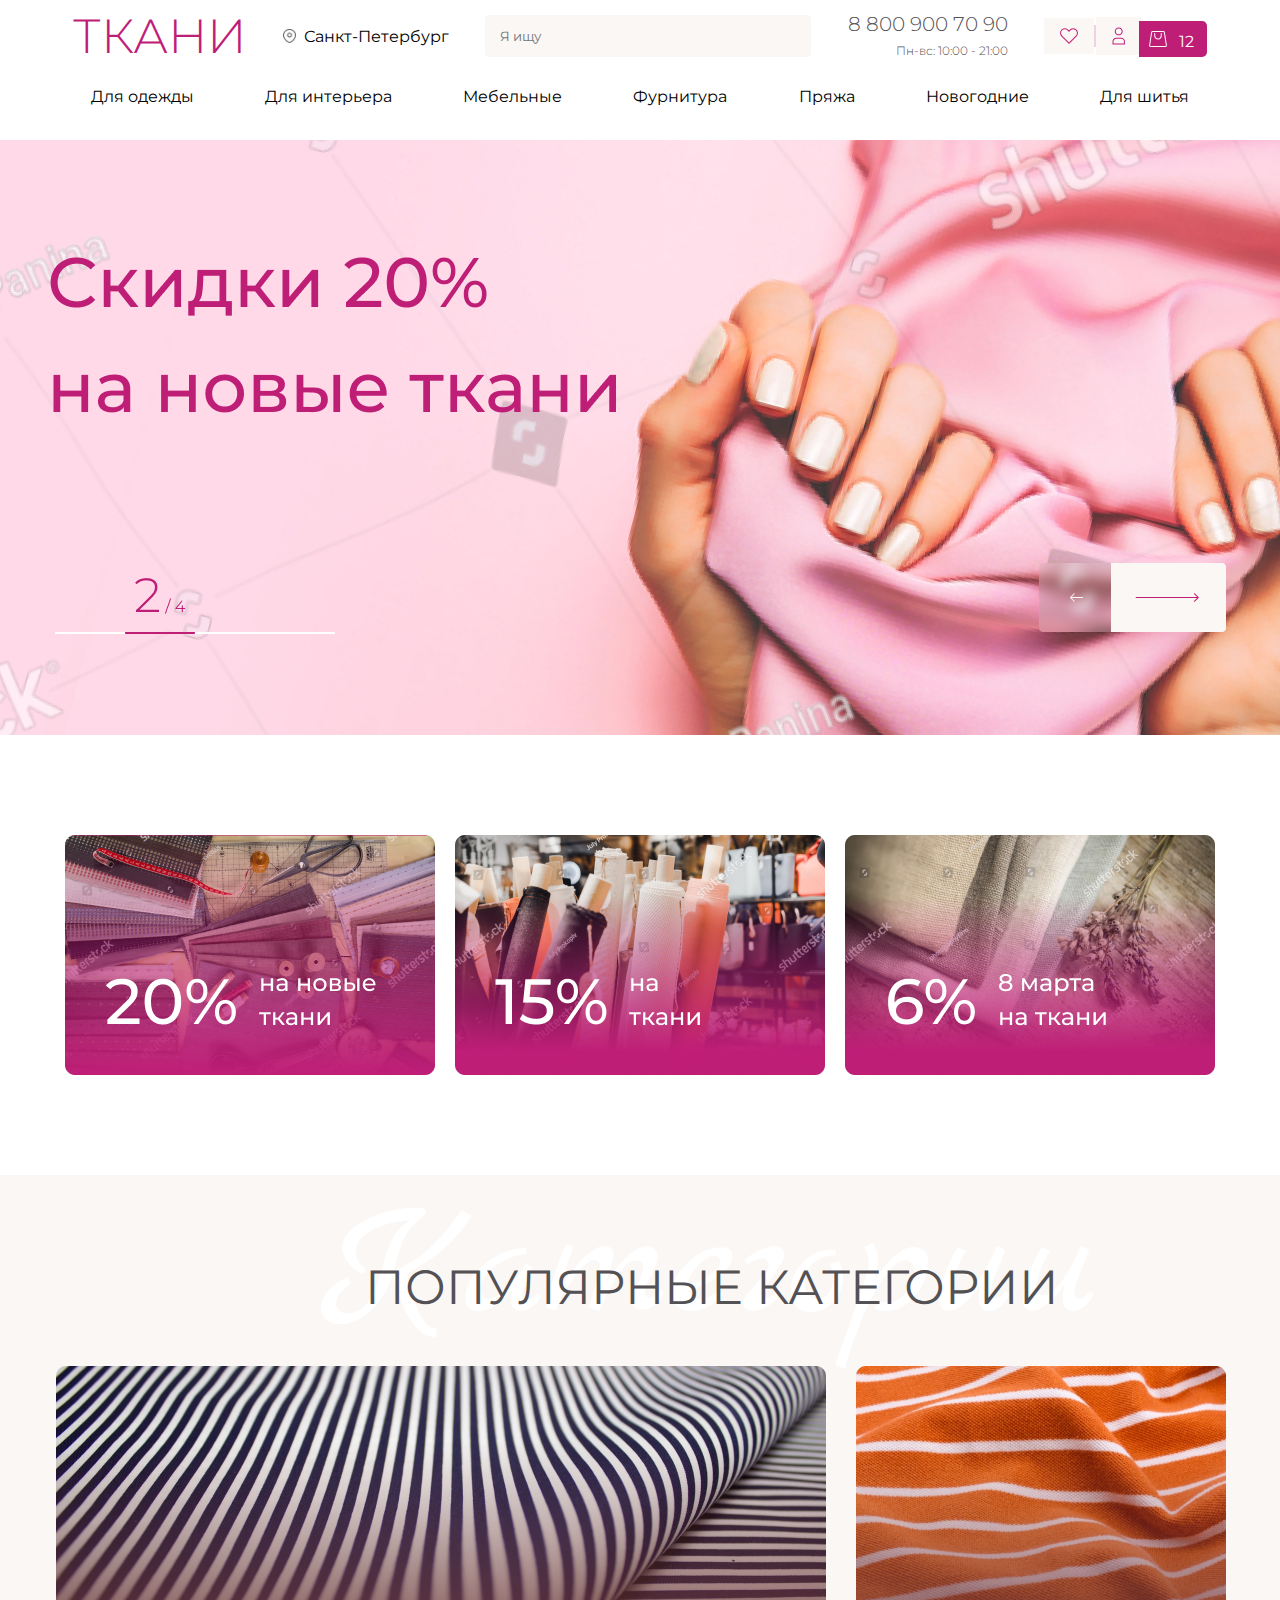
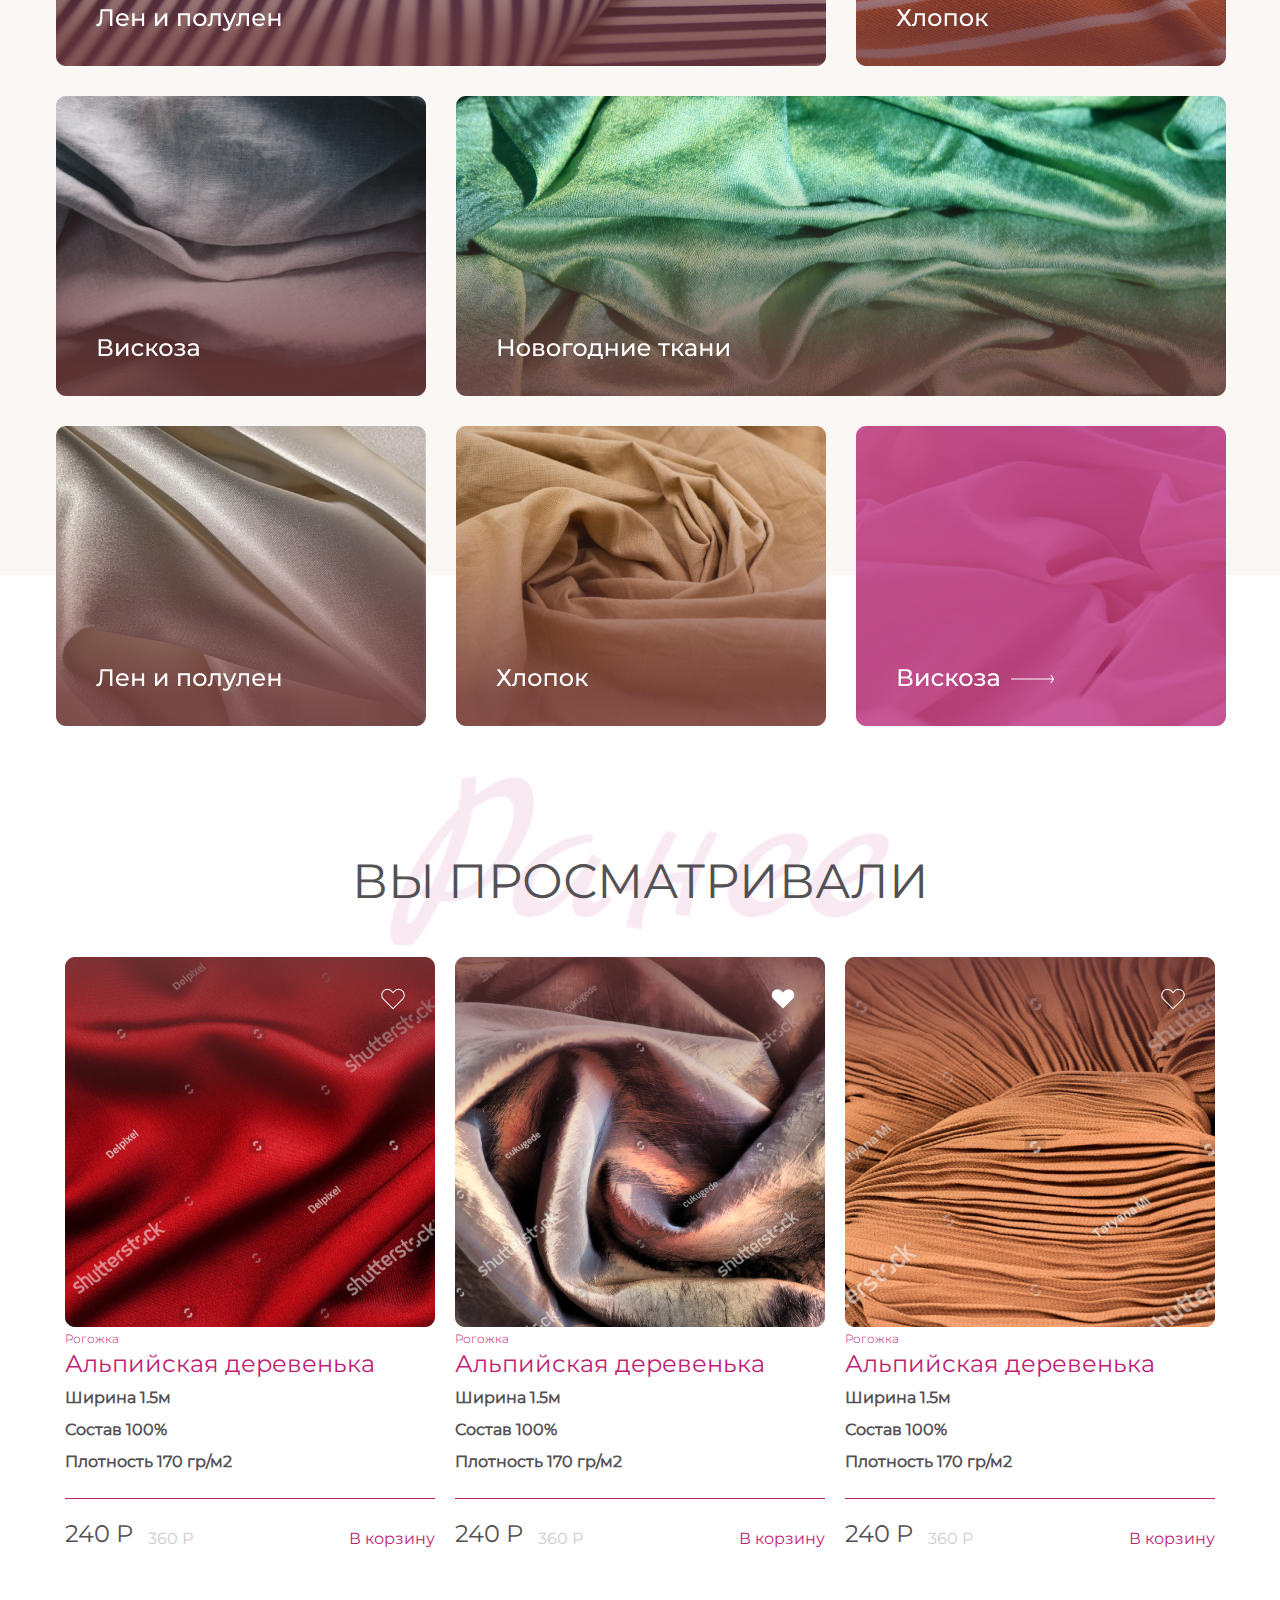
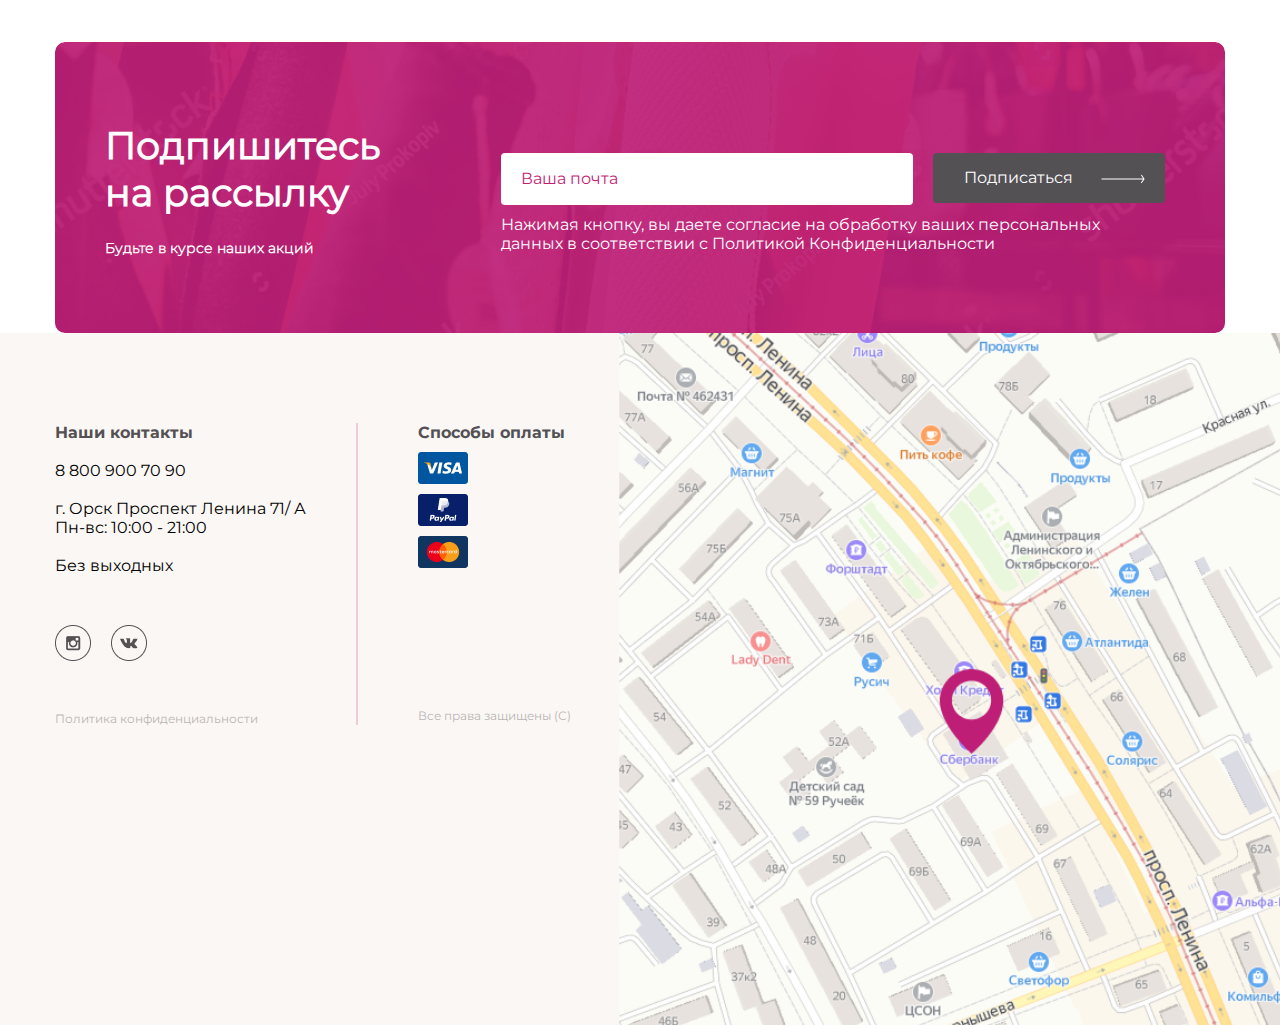
<file: index.html>
<!DOCTYPE html>
<html lang="ru">
<head>
    <meta charset="UTF-8">
    <meta http-equiv="X-UA-Compatible" content="IE=edge">
    <meta name="viewport" content="width=device-width, initial-scale=1.0">
    <title>Fabric</title>
    <link rel="stylesheet" href="style.css">
</head>
<body>
    <div class="container">
    <header>
        <div class="headerup">
        <h1>Ткани</h1>
        <div class="geo"></div>
        <p>Санкт-Петербург</p>
        <input type="text" placeholder="Я ищу">
        <p class="phone">8 800 900 70 90<span class="vremya"><br>Пн-вс: 10:00 - 21:00</span></p>
        <div class="heart"></div>
        <div class="border"></div>
        <div class="user"></div>
        <a href="bin.html" class="binfolder"><div class="bin"></div><p class="pok">12</p></a>
    </div>
    <nav>
        <div class="dlya1"><a href="">Для одежды</a></div>
        <div class="dlya2"><a href="">Для интерьера</a></div>
        <div class="furniture"><a href="">Мебельные</a></div>
        <div class="furniture2"><a href="">Фурнитура</a></div>
        <div class="silk"><a href="">Пряжа</a></div>
        <div class="newyear"><a href="">Новогодние</a></div>
        <div class="dlya3"><a href="">Для шитья</a></div>
    </nav>
    </header>
    <main>
        <div class="slaider"></div>
        <div class="skidki">
            <div class="newtkan"></div>
            <div class="tkannotnow"></div>
            <div class="devchata"></div>
        </div>
        <div class="categorii">
            <p class="cat">Популярные категории</p>
            <div class="wrapper">
            <div class="one">One</div>
            <div class="two">Two</div>
            <div class="three">Three</div>
            <div class="four">Four</div>
            <div class="five">Five</div>
            <div class="six">Five</div>
            <div class="seven">Five</div>
        </div>
        </div>
        <div class="prosmotr">
            <div class="ranee"></div>
            <div class="pr">Вы просматривали</div>
            <div class="tovar">
                <div class="red"><img src="img/red.png"><p class="rogozhka">Рогожка</p><p class="nazv">Альпийская деревенька</p><p class="parametr">Ширина 1.5м<br>Состав 100%<br>Плотность 170 гр/м2</p><div class="border2"></div><div class="cena"><p class="skidka">240 Р</p><p class="cost">360 Р</p><p class="inbin">В корзину</p></div></div>
                <div class="grey"><img src="img/grey.png"><p class="rogozhka">Рогожка</p><p class="nazv">Альпийская деревенька</p><p class="parametr">Ширина 1.5м<br>Состав 100%<br>Плотность 170 гр/м2</p><div class="border2"></div><div class="cena"><p class="skidka">240 Р</p><p class="cost">360 Р</p><p class="inbin">В корзину</p></div></div>
                <div class="brown"><img src="img/brown.png"><p class="rogozhka">Рогожка</p><p class="nazv">Альпийская деревенька</p><p class="parametr">Ширина 1.5м<br>Состав 100%<br>Плотность 170 гр/м2</p><div class="border2"></div><div class="cena"><p class="skidka">240 Р</p><p class="cost">360 Р</p><p class="inbin">В корзину</p></div></div>
            </div>
        </div>
        <div class="banner">
            <h1>Подпишитесь<br>на рассылку<br><span>Будьте в курсе наших акций</span></h1>
            <div class="bannnnnner">
            <div class="ban">
            <input type="text" placeholder="Ваша почта"></input>
            <button class="sub"><p>Подписаться</p></button>
            </div>
            <p class="true">Нажимая кнопку, вы даете согласие на обработку ваших персональных<br> данных в соответствии с Политикой Конфиденциальности</p>
        </div>
        </div>
        <footer>
            <div class="foot123">
            <div class="footleft">
                <p class="contact">Наши контакты</p>
                <p><br>8 800 900 70 90</p>
                <p><br>г. Орск Проспект Ленина 71/ А</p>
                <p>Пн-вс: 10:00 - 21:00<br><br>Без выходных</p>
                <div class="soc">
                    <div class="inst"></div>
                    <div class="vk"></div>
                </div>
                <p class="polit">Политика конфиденциальности</p>
            </div>
            <div class="borderfoot"></div>
            <div class="footcnt">
                <p class="spsopl">Способы оплаты</p>
                <div class="visa"></div>
                <div class="paypal"></div>
                <div class="master"></div>
                <p class="prava">Все права защищены (С)</p>
            </div>
            <div class="back2"></div>
        </div>
        </footer>
    </main>
</div>
</body>
</html>
</file>
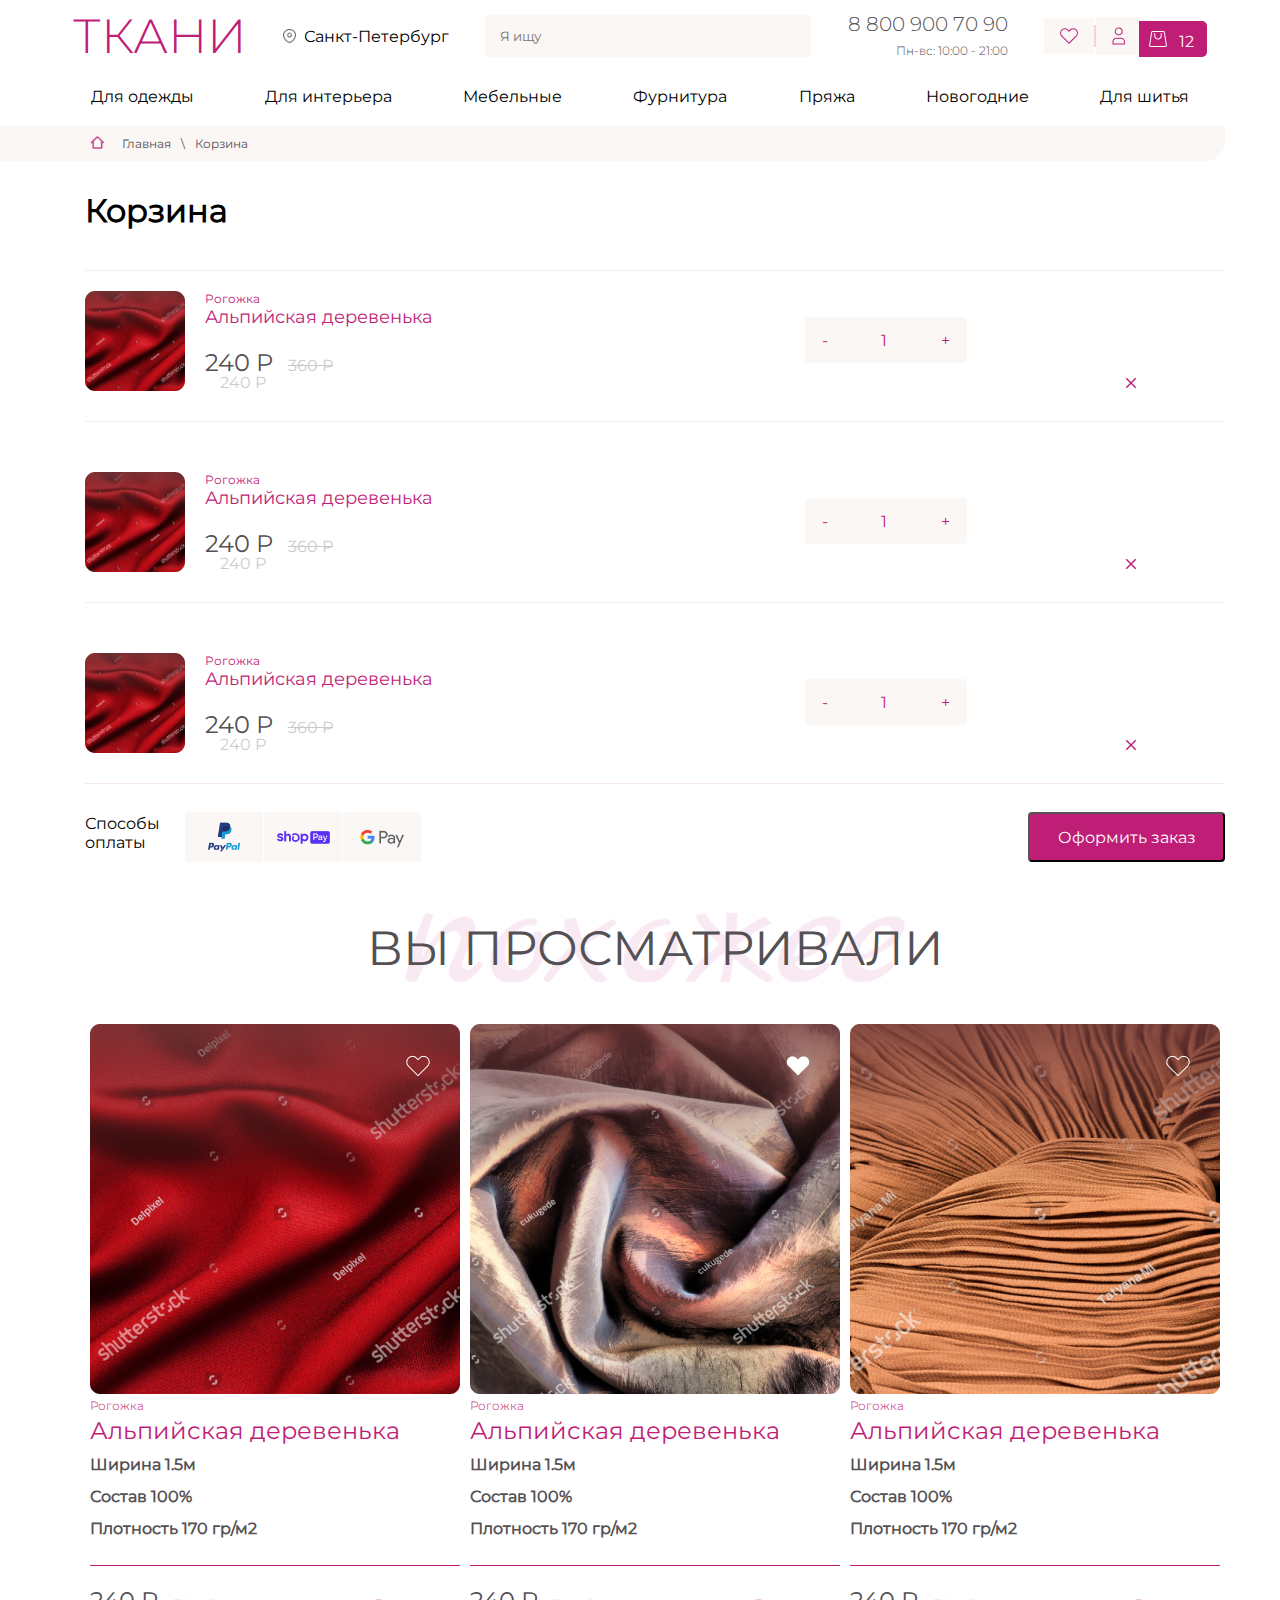
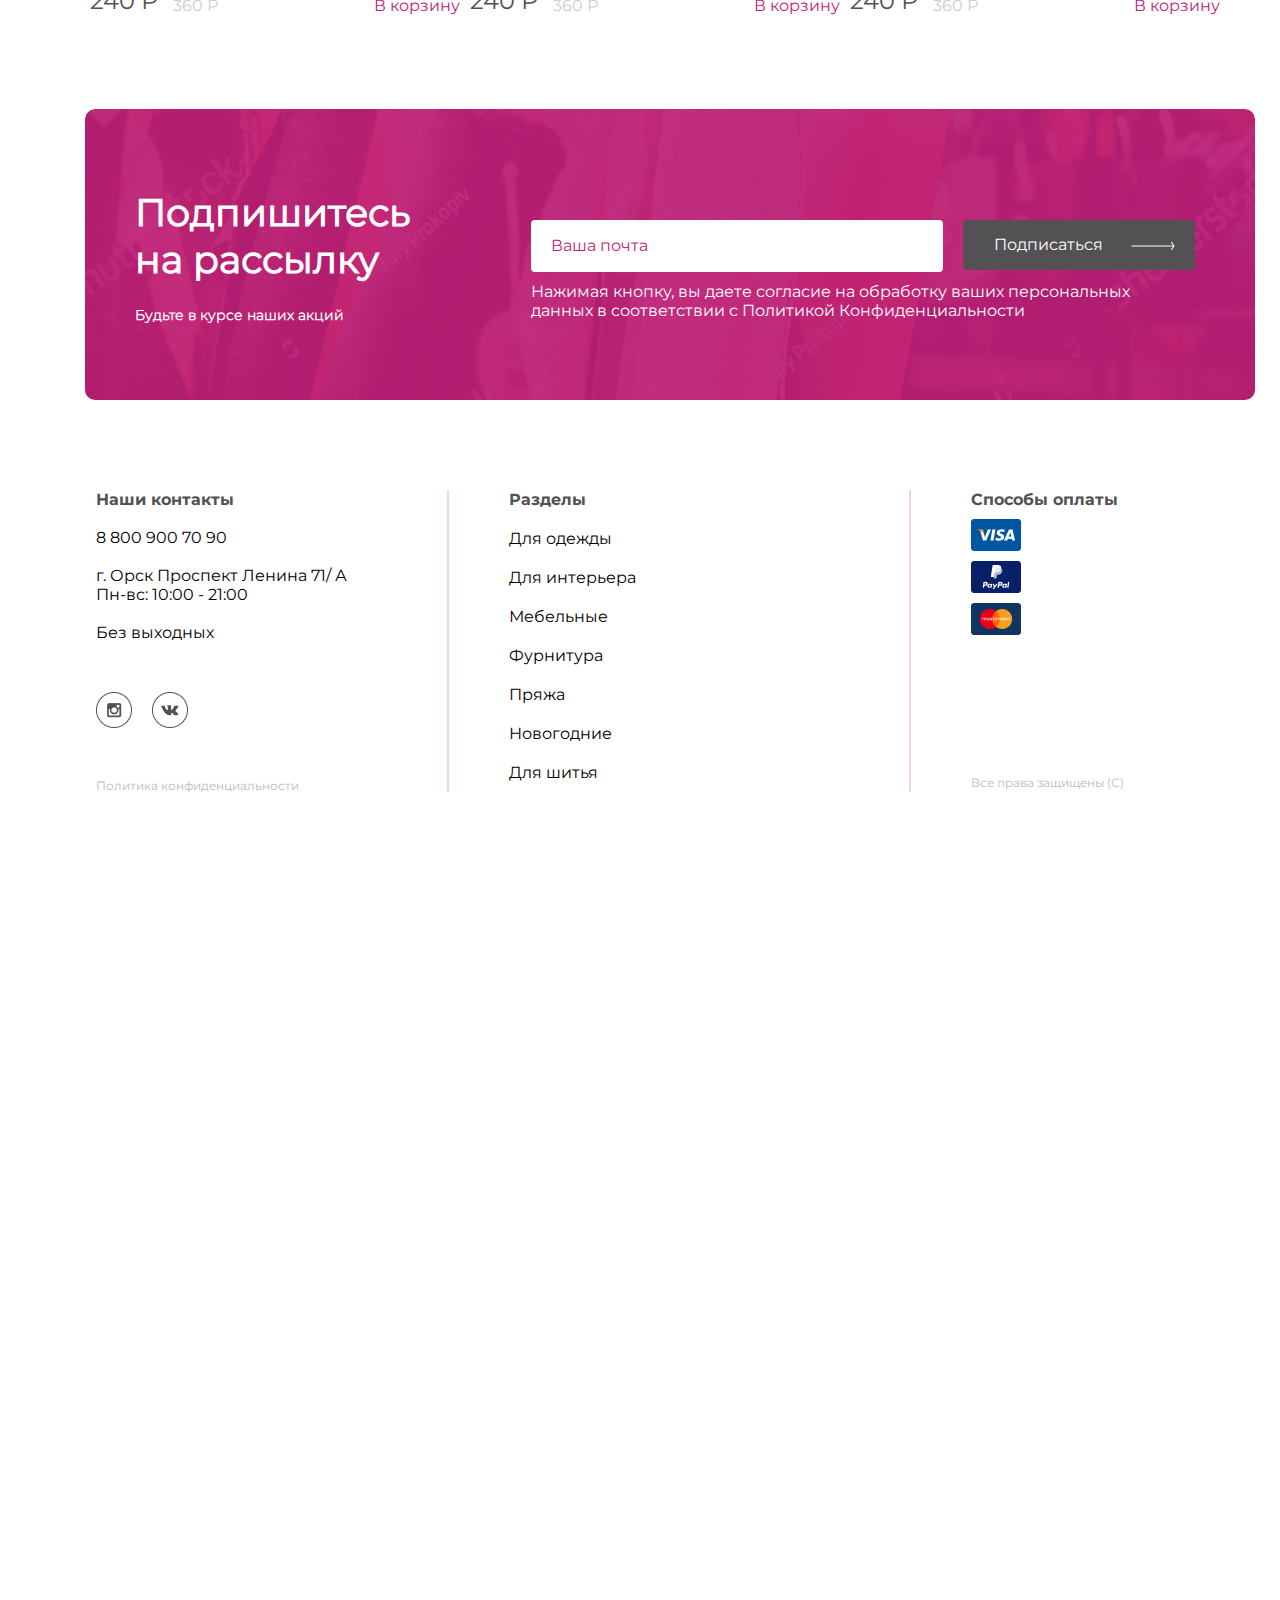
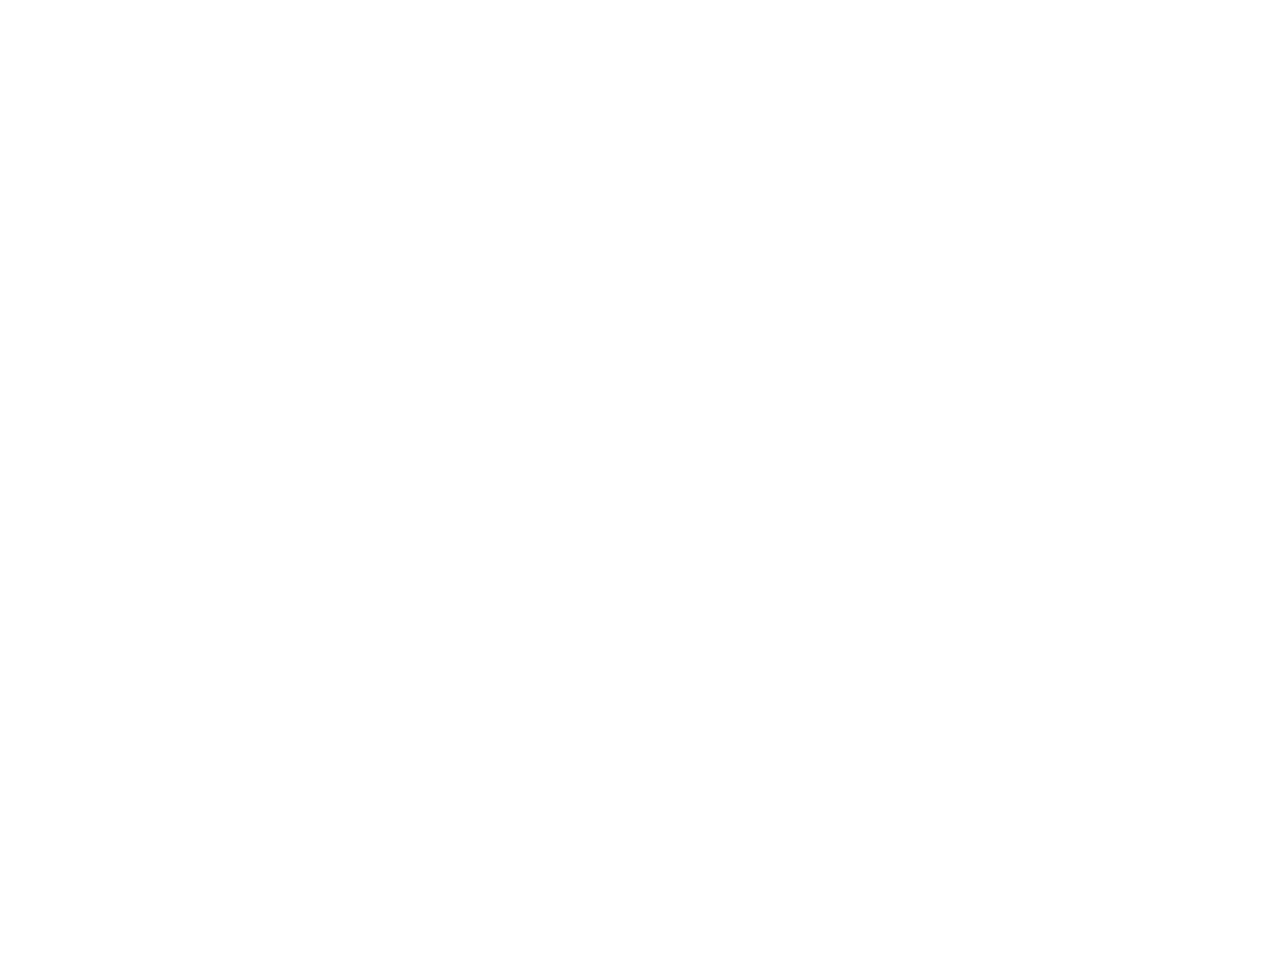
<file: bin.html>
<!DOCTYPE html>
<html lang="ru">
<head>
    <meta charset="UTF-8">
    <meta http-equiv="X-UA-Compatible" content="IE=edge">
    <meta name="viewport" content="width=device-width, initial-scale=1.0">
    <title>Bin</title>
    <link rel="stylesheet" href="stylebin.css">
</head>
<body>
    <div class="container">
        <header>
            <div class="headerup">
            <h1>Ткани</h1>
            <div class="geo"></div>
            <p>Санкт-Петербург</p>
            <input type="text" placeholder="Я ищу">
            <p class="phone">8 800 900 70 90<span class="vremya"><br>Пн-вс: 10:00 - 21:00</span></p>
            <div class="heart"></div>
            <div class="border"></div>
            <div class="user"></div>
            <a href="bin.html" class="binfolder"><div class="bin"></div><p class="pok">12</p></a>
        </div>
        <nav>
            <div class="dlya1"><a href="">Для одежды</a></div>
            <div class="dlya2"><a href="">Для интерьера</a></div>
            <div class="furniture"><a href="">Мебельные</a></div>
            <div class="furniture2"><a href="">Фурнитура</a></div>
            <div class="silk"><a href="">Пряжа</a></div>
            <div class="newyear"><a href="">Новогодние</a></div>
            <div class="dlya3"><a href="">Для шитья</a></div>
        </nav>
        <div class="links"><img class="home" src="img2/home.png" width="14.52px" height="13.33px"><p class="navigate">Главная<span class="slash">\</span>Корзина</p>
        </div>
        </header>
        <main>
            <h1 class="korz">Корзина</h1>
            <div class="borderus1"></div>
            <div class="tovar1">
                <div class="derevenbka"></div>
                <div class="inform"><p class="minirog">
                    Рогожка<br><span class="nazvderev">Альпийская деревенька</span><p class="much">240 Р<s class="strike">360 Р</s></p>
                </span>
                <div class="amount"><p>-</p><p>1</p><p>+</p></div>
                <div class="cost">
                    240 Р
                </div>
                <div class="krest"></div>
                </p>
                </div>
            </div>
            <div class="borderus2"></div>
            <div class="tovar1">
                <div class="derevenbka"></div>
                <div class="inform"><p class="minirog">
                    Рогожка<br><span class="nazvderev">Альпийская деревенька</span><p class="much">240 Р<s class="strike">360 Р</s></p>
                </span>
                <div class="amount"><p>-</p><p>1</p><p>+</p></div>
                <div class="cost">
                    240 Р
                </div>
                <div class="krest"></div>
                </p>
                </div>
            </div>
            <div class="borderus2"></div>
            <div class="tovar1">
                <div class="derevenbka"></div>
                <div class="inform"><p class="minirog">
                    Рогожка<br><span class="nazvderev">Альпийская деревенька</span><p class="much">240 Р<s class="strike">360 Р</s></p>
                </span>
                <div class="amount"><p>-</p><p>1</p><p>+</p></div>
                <div class="cost">
                    240 Р
                </div>
                <div class="krest"></div>
                </p>
                </div>
            </div>
            <div class="borderus2"></div>
            <p class="sposobopl">Способы оплаты</p>
            <div class="service">
            <div class="PayPal"></div>
            <div class="shoppay"></div>
            <div class="googlepay"></div>
            <button class="oformit">Оформить заказ</button>
        </div>
        <div class="prosmotr">
            <div class="ranee"></div>
            <div class="pr">Вы просматривали</div>
            <div class="tovar">
                <div class="red"><img src="img/red.png"><p class="rogozhka">Рогожка</p><p class="nazv">Альпийская деревенька</p><p class="parametr">Ширина 1.5м<br>Состав 100%<br>Плотность 170 гр/м2</p><div class="border2"></div><div class="cena"><p class="skidka">240 Р</p><p class="cost">360 Р</p><p class="inbin">В корзину</p></div></div>
                <div class="grey"><img src="img/grey.png"><p class="rogozhka">Рогожка</p><p class="nazv">Альпийская деревенька</p><p class="parametr">Ширина 1.5м<br>Состав 100%<br>Плотность 170 гр/м2</p><div class="border2"></div><div class="cena"><p class="skidka">240 Р</p><p class="cost">360 Р</p><p class="inbin">В корзину</p></div></div>
                <div class="brown"><img src="img/brown.png"><p class="rogozhka">Рогожка</p><p class="nazv">Альпийская деревенька</p><p class="parametr">Ширина 1.5м<br>Состав 100%<br>Плотность 170 гр/м2</p><div class="border2"></div><div class="cena"><p class="skidka">240 Р</p><p class="cost">360 Р</p><p class="inbin">В корзину</p></div></div>
            </div>
        </div>
        <div class="banner">
            <h1>Подпишитесь<br>на рассылку<br><span>Будьте в курсе наших акций</span></h1>
            <div class="bannnnnner">
            <div class="ban">
            <input type="text" placeholder="Ваша почта"></input>
            <button class="sub"><p>Подписаться</p></button>
            </div>
            <p class="true">Нажимая кнопку, вы даете согласие на обработку ваших персональных<br> данных в соответствии с Политикой Конфиденциальности</p>
        </div>
        </div>
        <footer>
            <div class="foot123">
            <div class="footleft">
                <p class="contact">Наши контакты</p>
                <p><br>8 800 900 70 90</p>
                <p><br>г. Орск Проспект Ленина 71/ А</p>
                <p>Пн-вс: 10:00 - 21:00<br><br>Без выходных</p>
                <div class="soc">
                    <div class="inst"></div>
                    <div class="vk"></div>
                </div>
                <p class="polit">Политика конфиденциальности</p>
            </div>
            <div class="borderfoot"></div>
            <div class="mrfoot">
                <p class="razdel">Разделы</p>
                <p>Для одежды</p>
                <p>Для интерьера</p>
                <p>Мебельные</p>
                <p>Фурнитура</p>
                <p>Пряжа</p>
                <p>Новогодние</p>
                <p>Для шитья</p>
            </div>
            <div class="borderfoot2"></div>
            <div class="footcnt">
                <p class="spsopl">Способы оплаты</p>
                <div class="visa"></div>
                <div class="paypal"></div>
                <div class="master"></div>
                <p class="prava">Все права защищены (С)</p>
            </div>
            </div>
        </main>
    </div>
</body>
</html>
</file>
<file: style.css>
@font-face{
    font-family: 'Montserrat-Regular';
    src: url(fonts/Montserrat-Regular.ttf) ;
}
@font-face{
    font-family: 'Montserrat-Light';
    src: url(fonts/Montserrat-Light.ttf) ;
}
@font-face{
    font-family: 'Montserrat-Bold';
    src: url(fonts/Montserrat-Bold.ttf) ;
}
*{
    font-family: 'Montserrat-Regular';
    margin: 0 auto;
    padding: 0 auto;
}
body{
    height: 4156px;
}
.container{
    width :1170px
}
.headerup{
    align-items: center;
    display: flex;
}
.headerup h1{
    width: 174px;
    font-family: 'Montserrat-Light';
    font-style: normal;
    font-weight: 300;
    font-size: 48px;
    line-height: 150%;
    text-transform: uppercase;
    color: #BF1E77;
}
.geo{
    margin-right: -10px;
    content: url(img/geo.png);
    height:14.92px;
    width:12.8px;
}
.headerup input{
    padding-left: 15px;
    width: 309px;
    height: 40px;
    background: #FBF7F4;
    border-radius: 4px;
    border:none;
}
.phone{
    text-align: right;
    font-family: 'Montserrat-Light';
    font-style: normal;
    font-size: 20px;
    color: #545155;
}
.vremya{
    font-family: 'Montserrat-Light';
    font-style: normal;
    font-weight: 400;
    font-size: 12px;
    color: #545155;  
}
.heart{
    content: url(img/heart.png);
    background: #FBF7F4;
    padding: 10px 16px;
    margin-right: 0px;
}
.border{
    background: #FBF7F4;
    border: 0.5px solid #BF1E77;    
    height: 20px;                
    margin: 0px;
    opacity: 0.2;   
}
.user{  
    content: url(img/user.png);
    background: #FBF7F4;
    margin-left: 0px;
    padding: 10px 16px;
    margin-right: 0px;
}
.bin{
    margin: 0;
    margin-left: -20px;
    background-color:#BF1E77;
    content: url(img/bin.png);
    padding: 10px 40px;
    border-radius: 0px 5px 5px 0px;
    margin-right: 0px;
    padding-left: 10px;
}
.pok{
    font-family: "Montserrat-Regular";
    margin-left: 20px;
    color: white;
    margin-top: -25px;
}
nav{
    margin-top: 15px;
    font-size: 16px;
    font-family: "Montserrat-Regular";
    display: flex;
    text-decoration: none;
}
a{
    text-decoration: none;
    color: black;
}
a:hover{
    color: #BF1E77;
    border-bottom: 1px solid #BF1E77;
}
.slaider{
    background: url(img/Slide.png);
    border-radius: 0px 20px 20px 0px;
    margin-left:-375px ;
    width: 1770px;
    height: 595px;
    margin-top: 34px;
}
.skidki{
    margin-top: 100px;
    display: flex;
}
.newtkan{
    background: url(img/20.png);
    width: 370px;
height: 240px;
}
.tkannotnow{
    background: url(img/15.png);
    width: 370px;
height: 240px;
}
.devchata{
    background: url(img/6.png);
    width: 370px;
height: 240px;
}
.categorii{
    background: url(img/Category.png);
    width: 1768px;
    height: 1000px;
    margin-top:100px;
    margin-left: -150px;
}
.one{
    content: url(img/1.png);
    grid-area: A;
}
.two{
    content: url(img/2.png);
    grid-area: B;
}
.three{
    content: url(img/3.png);
    grid-area: C;
}
.four{
    content: url(img/4.png);
    grid-area: D;
}
.five{
    content: url(img/5.png);
    grid-area: E;
}
.six{
    content: url(img/six.png);
    grid-area: F;
}
.seven{
    content: url(img/seven.png);
    grid-area: G;
}
.wrapper {
    margin-left: 151px;
    padding-top: 50px;
    display: grid;
    width:1170px ;
    gap: 30px;
    grid-template-areas:
      "A A A A   A A A A   B B B B"
      "C C C C   D D D D   D D D D"
      "E E E E   F F F F   G G G G";
}
.cat{
    color: #545155;
    padding-top: 83px;
    font-family: 'Montserrat-Regular';
    font-size: 48px;
    text-transform: uppercase;
    margin-left: 460px;
}
.ranee{
    background: url(img/ranee.png);
    background-size: cover;
    margin-top: 200px;
    Width: 500px;
    Height:170px;
    margin-bottom: -300px;
}
.pr{
    color: #545155;
    text-align: center;
    font-family: 'Montserrat-Regular';
    font-weight: 500;
    font-size: 48px;
    line-height: 150%;
    text-transform: uppercase;
    margin-top: 200px;
}
.tovar{
    margin-top: 40px;
    display: flex;
}
.rogozhka{
    font-family: 'Montserrat-Light';
font-weight: 400;
font-size: 12px;
color: #BF1E77;
}
.nazv{
    font-family: 'Montserrat-Regular';
font-weight: 500;
font-size: 24px;
line-height: 150%;
color: #BF1E77;
}
.parametr{
    font-family: 'Montserrat-Regular';
font-weight: 600;
font-size: 16px;
color: #545155;
line-height: 200%;
}
.border2{
    margin-top: 20px;
    border-bottom: 1px solid #BF1E77;
    width: 370px;
}
.skidka{
    margin-left: 0px;
    font-family: 'Montserrat-Regular';
    font-size: 24px;
    text-align: left;
    color: #545155;
    margin-right: 0px;
}
.cena{
    margin-top: 20px;
    display: flex;
    width: 370px;
}
.cost{
    margin-top: 10px;
    font-size: 16px;
    margin-left: 15px;
    color: #545155;
    opacity: 0.3;
}
.inbin{
    margin-right: 0px;
    margin-top: 10px;
    font-size: 16px;
    color: #BF1E77;
}
.banner{
    margin-top: 94px ;
    display: flex;
    align-items: center;
    background: url(img/Banner.png);
    border-radius: 10px;
    width: 1170px;
    padding-bottom: 70px;
}
.banner h1{
    font-size: 38px;
    margin-top: 80px;
    font-family: 'Montserrat-Regular';
    color: white;
    margin-left: 50px;
}
.banner span{
    font-family: 'Montserrat-Light';
    font-size: 14px;
}
.banner input{
    padding-left: 20px;
    width: 390px;
    height: 50px;
    border-radius: 4px;
    color: #BF1E77;
    margin-top: 100px;
    border: none;
}
.banner input::placeholder{
    color: #BF1E77;
    font-size: 16px;
}
.sub{
    margin-left: 20px;
    margin-top: 100px;
    width: 231.5px;
    height: 50px;
    border-radius: 4px;
    color: #FFFFFF;
    border: none;
    background: url(img/arrow.png) #545155 no-repeat center right 20px;
}
.sub p{
    margin-right: 60px;
    font-size: 16px;
}
.bannnnnner{
    display: inline-block;
}
.ban{
    display: flex;
}
.banner p {
    color: white;
}
.banner .true{
margin-top: 10px;
}
footer{
    display: flex;
}
.footleft{
    margin: 0px;
}
.borderfoot{
    opacity: 0.2;
    border: 1px solid #BF1E77;
    height: 300px;
    margin: 0px;
    margin-top: 90px;
    margin-left: 50px;
}
.footcnt{
    margin: 0px;
    margin-left: 150px;
}
.contact{
    margin-top: 90px;
    color: #545155;
    font-size: 16px;
    font-family: 'Montserrat-Bold';
}
.footleft{
    font-size: 16px;
font-family: 'Montserrat-Light';
}
.soc{
    margin-top: 50px;
    display: flex;
}
.inst{
    margin: 0;
    content: url(img/instagramm.png);
}
.vk{
    padding-left: 20px;
    margin: 0;
    content: url(img/vk.png);
}
.polit{
    margin-top: 50px;
    font-size: 12px;
    color: #545155;
    opacity: 0.4;
}
.footcnt .spsopl{
    margin-left: -90px;
    margin-top: 90px;
    color: #545155;
    font-size: 16px;
    font-family: 'Montserrat-Bold';
}
.visa{
    margin-top: 10px;
    content:url(img/Visa.png);
    margin-left: -90px;
    margin-bottom: 10px;
}
.paypal{
    content: url(img/PayPal.png);
    margin-left: -90px;
    margin-bottom: 10px;
}
.master{
    content: url(img/MasterCard.png);
    margin-left: -90px;
}
.prava{
    margin-left: -90px;
    margin-top: 140px;
    color: #545155;
    font-size: 12px;
    opacity: 0.4;
}
footer{
    margin-left: -600px;
    background: url(img/FOOTER.png);
    background-size: cover;
    width: 1970px;
    height: 692px;
}
.foot123{
    margin-left: 600px;
    display: flex;
}
</file>
<file: stylebin.css>
@font-face{
    font-family: 'Montserrat-Regular';
    src: url(fonts/Montserrat-Regular.ttf) ;
}
@font-face{
    font-family: 'Montserrat-Light';
    src: url(fonts/Montserrat-Light.ttf) ;
}
@font-face{
    font-family: 'Montserrat-Bold';
    src: url(fonts/Montserrat-Bold.ttf) ;
}
*{
    font-family: 'Montserrat-Regular';
    margin: 0 auto;
    padding: 0 auto;
}
body{
    height: 4156px;
}
.container{
    width :1170px
}
.headerup{
    align-items: center;
    display: flex;
}
.headerup h1{
    width: 174px;
    font-family: 'Montserrat-Light';
    font-style: normal;
    font-weight: 300;
    font-size: 48px;
    line-height: 150%;
    text-transform: uppercase;
    color: #BF1E77;
}
.geo{
    margin-right: -10px;
    content: url(img/geo.png);
    height:14.92px;
    width:12.8px;
}
.headerup input{
    padding-left: 15px;
    width: 309px;
    height: 40px;
    background: #FBF7F4;
    border-radius: 4px;
    border:none;
}
.phone{
    text-align: right;
    font-family: 'Montserrat-Light';
    font-style: normal;
    font-size: 20px;
    color: #545155;
}
.vremya{
    font-family: 'Montserrat-Light';
    font-style: normal;
    font-weight: 400;
    font-size: 12px;
    color: #545155;  
}
.heart{
    content: url(img/heart.png);
    background: #FBF7F4;
    padding: 10px 16px;
    margin-right: 0px;
}
.border{
    background: #FBF7F4;
    border: 0.5px solid #BF1E77;    
    height: 20px;                
    margin: 0px;
    opacity: 0.2;   
}
.user{  
    content: url(img/user.png);
    background: #FBF7F4;
    margin-left: 0px;
    padding: 10px 16px;
    margin-right: 0px;
}
.bin{
    margin: 0;
    margin-left: -20px;
    background-color:#BF1E77;
    content: url(img/bin.png);
    padding: 10px 40px;
    border-radius: 0px 5px 5px 0px;
    margin-right: 0px;
    padding-left: 10px;
}
.pok{
    font-family: "Montserrat-Regular";
    margin-left: 20px;
    color: white;
    margin-top: -25px;
}
nav{
    margin-top: 15px;
    font-size: 16px;
    font-family: "Montserrat-Regular";
    display: flex;
    text-decoration: none;
}
a{
    text-decoration: none;
    color: black;
}
a:hover{
    color: #BF1E77;
    border-bottom: 1px solid #BF1E77;
}
.slash{
    margin-left: 10px;
    margin-right: 10px;
}
.links{
    margin-top: 20px;
    padding:10px ;
    padding-left: 950px;
    background: #FBF7F4;
    display: flex;
    margin-left: -380px;
    border-radius: 0px 0px 20px 0px;
}
.navigate{
    margin-left: -950px;
    color: #545155;
    font-family: "Montserrat-Regular";
    font-size: 12px;
}
.home{
    margin-left: -535px;
}
main{
    margin: 0 auto;
    margin-left: 30px;
    margin-top: 30px;
}
.derevenbka{
    margin: 0;
    content: url(img2/tovar1.png);
}
.tovar1{
    margin-top: 50px;
    display: flex;
}
.inform{
    color: #BF1E77;
    margin-left: 20px;
}
.minirog{
    font-size: 12px;
}
.nazvderev{
    font-size: 18px;
}
.much{
    font-size: 24px;
    margin-top: 20px;
    color: #545155;
}
.strike{
    font-size: 16px;
    color: #545155;
    margin-left: 15px;
    opacity: 0.3;
}
.count {
    display: flex;
}

.count .change {
    display: flex;
    justify-content: center;
    align-items: center;
    width: 25px;
    height: 25px;
    font-weight: 600;
    color: #fff;
    background-color: #FBF7F4;
    border-radius: 3px;
    cursor: pointer;
}

.count input {
    max-width: 55px;
    text-align: center;
    font-weight: 700;
    background-color: #FBF7F4;
    border: none;
    border-radius: 3px;
    margin: 0 5px;
}

.count .minus.min {
    background-color: #FBF7F4;
}
.amount{
    display: flex;
justify-content: space-between;
align-items: center;
gap: 20px;
width: 162px;
height: 46px;
background: #FBF7F4;
border-radius: 4px;
margin-left: 600px;
margin-top: -60px;
}
.cost{
    margin-top: -35px;
    margin-left: 850px;
}
.krest{
    margin-top: -15px;
    margin-left: 920px;
    content: url(img2/x.png);
}
.borderus1{
    opacity: 0.1;
    margin-bottom: -30px;
    margin-top: 40px;
    border-top:1px solid #BF1E77;
}
.borderus2{
    opacity: 0.1;
    margin-top: 30px;
    border-top:1px solid #BF1E77;
}
.sposobopl{
    margin: 0;
    margin-top: 30px;
    width: 50px;
}
.PayPal{
    content: url(img2/PayPal.png);
    margin: 0;
}
.shoppay{
    content: url(img2/Shop\ pay.png);
    margin: 0;
}
.googlepay{
    content: url(img2/Google\ Pay.png);
    margin: 0;
}
.service{
    margin-left: 100px;
    margin-top: -40px;
    display: flex;
}
.oformit{
    color: white;
    background-color: #BF1E77;
    border-radius: 4px;
    width: 197px;
    font-size:16px;
    margin-right: 0px;
}
.ranee{
    margin-top: 50px;
    background: url(img2/some.png);
    background-size: cover;
    Width: 500px;
    Height:70px;
    margin-bottom: -270px;
}
.pr{
    color: #545155;
    text-align: center;
    font-family: 'Montserrat-Regular';
    font-weight: 500;
    font-size: 48px;
    line-height: 150%;
    text-transform: uppercase;
    margin-top: 200px;
}
.tovar{
    margin-top: 40px;
    display: flex;
}
.rogozhka{
    font-family: 'Montserrat-Light';
font-weight: 400;
font-size: 12px;
color: #BF1E77;
}
.nazv{
    font-family: 'Montserrat-Regular';
font-weight: 500;
font-size: 24px;
line-height: 150%;
color: #BF1E77;
}
.parametr{
    font-family: 'Montserrat-Regular';
font-weight: 600;
font-size: 16px;
color: #545155;
line-height: 200%;
}
.border2{
    margin-top: 20px;
    border-bottom: 1px solid #BF1E77;
    width: 370px;
}
.skidka{
    margin-left: 0px;
    font-family: 'Montserrat-Regular';
    font-size: 24px;
    text-align: left;
    color: #545155;
    margin-right: 0px;
}
.cena{
    margin-top: 20px;
    display: flex;
    width: 370px;
}
.cost{
    margin-top: 10px;
    font-size: 16px;
    margin-left: 15px;
    color: #545155;
    opacity: 0.3;
}
.inbin{
    margin-right: 0px;
    margin-top: 10px;
    font-size: 16px;
    color: #BF1E77;
}
.banner{
    margin-top: 94px ;
    display: flex;
    align-items: center;
    background: url(img/Banner.png);
    border-radius: 10px;
    width: 1170px;
    padding-bottom: 70px;
}
.banner h1{
    font-size: 38px;
    margin-top: 80px;
    font-family: 'Montserrat-Regular';
    color: white;
    margin-left: 50px;
}
.banner span{
    font-family: 'Montserrat-Light';
    font-size: 14px;
}
.banner input{
    padding-left: 20px;
    width: 390px;
    height: 50px;
    border-radius: 4px;
    color: #BF1E77;
    margin-top: 100px;
    border: none;
}
.banner input::placeholder{
    color: #BF1E77;
    font-size: 16px;
}
.sub{
    margin-left: 20px;
    margin-top: 100px;
    width: 231.5px;
    height: 50px;
    border-radius: 4px;
    color: #FFFFFF;
    border: none;
    background: url(img/arrow.png) #545155 no-repeat center right 20px;
}
.sub p{
    margin-right: 60px;
    font-size: 16px;
}
.bannnnnner{
    display: inline-block;
}
.ban{
    display: flex;
}
.banner p {
    color: white;
}
.banner .true{
margin-top: 10px;
}
footer{
    display: flex;
}
.footleft{
    margin: 0px;
}
.borderfoot{
    opacity: 0.2;
    border: 1px solid #BF1E77;
    height: 300px;
    margin: 0px;
    margin-top: 90px;
    margin-left: 100px;
    margin-right: 60px ;
}
.borderfoot2{
    opacity: 0.2;
    border: 1px solid #BF1E77;
    height: 300px;
    margin: 0px;
    margin-top: 90px;
    margin-left: 250px;
}
.footcnt{
    margin: 0px;
    margin-left: 150px;
}
.contact{
    margin-top: 90px;
    color: #545155;
    font-size: 16px;
    font-family: 'Montserrat-Bold';
}
.footleft{
    margin-left: -90px;
    font-size: 16px;
font-family: 'Montserrat-Light';
}
.soc{
    margin-top: 50px;
    display: flex;
}
.mrfoot p{
    margin-bottom: 20px;
    font-size: 16px;
    width: 150px;
}
.inst{
    margin: 0;
    content: url(img/instagramm.png);
}
.vk{
    padding-left: 20px;
    margin: 0;
    content: url(img/vk.png);
}
.polit{
    margin-top: 50px;
    font-size: 12px;
    color: #545155;
    opacity: 0.4;
}
.footcnt .spsopl{
    margin-left: -90px;
    margin-top: 90px;
    color: #545155;
    font-size: 16px;
    font-family: 'Montserrat-Bold';
}
.visa{
    margin-top: 10px;
    content:url(img/Visa.png);
    margin-left: -90px;
    margin-bottom: 10px;
}
.paypal{
    content: url(img/PayPal.png);
    margin-left: -90px;
    margin-bottom: 10px;
}
.master{
    content: url(img/MasterCard.png);
    margin-left: -90px;
}
.prava{
    margin-left: -90px;
    margin-top: 140px;
    color: #545155;
    font-size: 12px;
    opacity: 0.4;
}
.foot123{
    display: flex;
}
.razdel{
    margin-right:0px ;
    margin-top: 90px;
    color: #545155;
    font-size: 16px;
    font-family: 'Montserrat-Bold';
}
</file>
